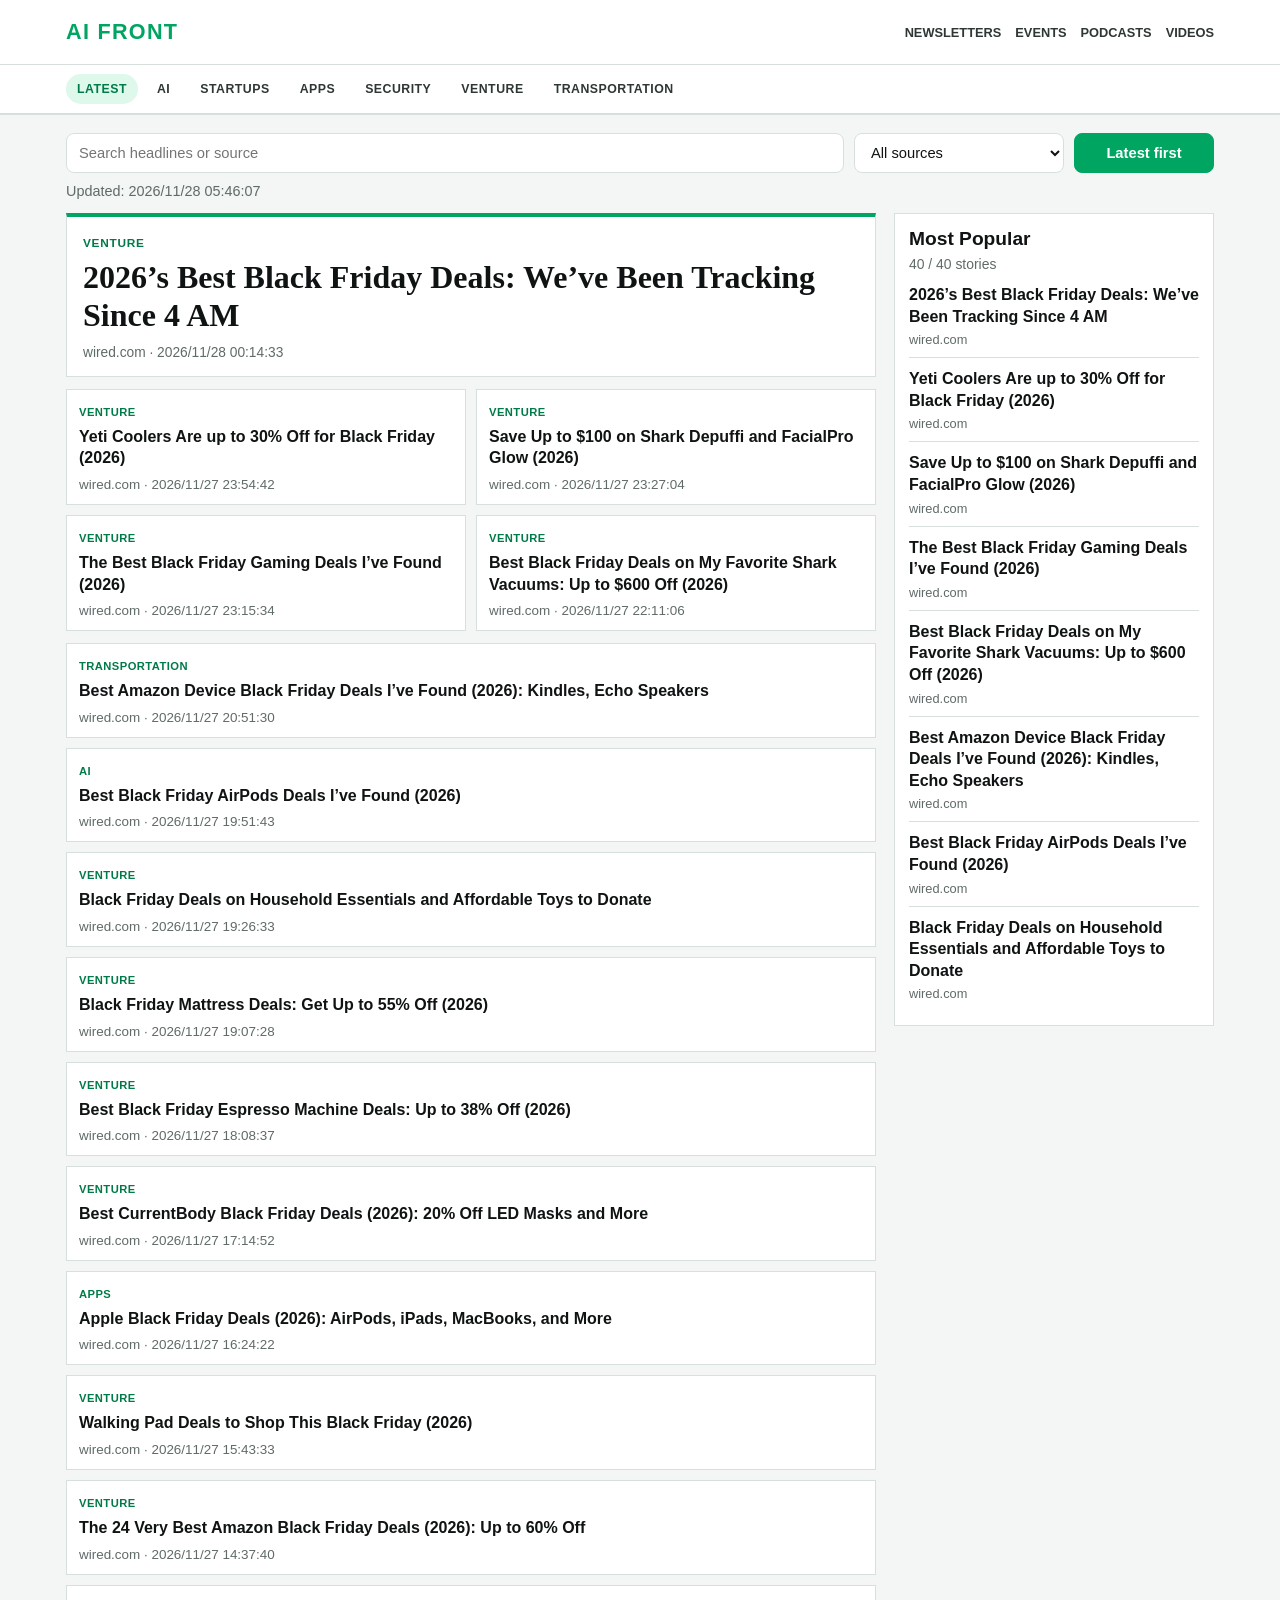
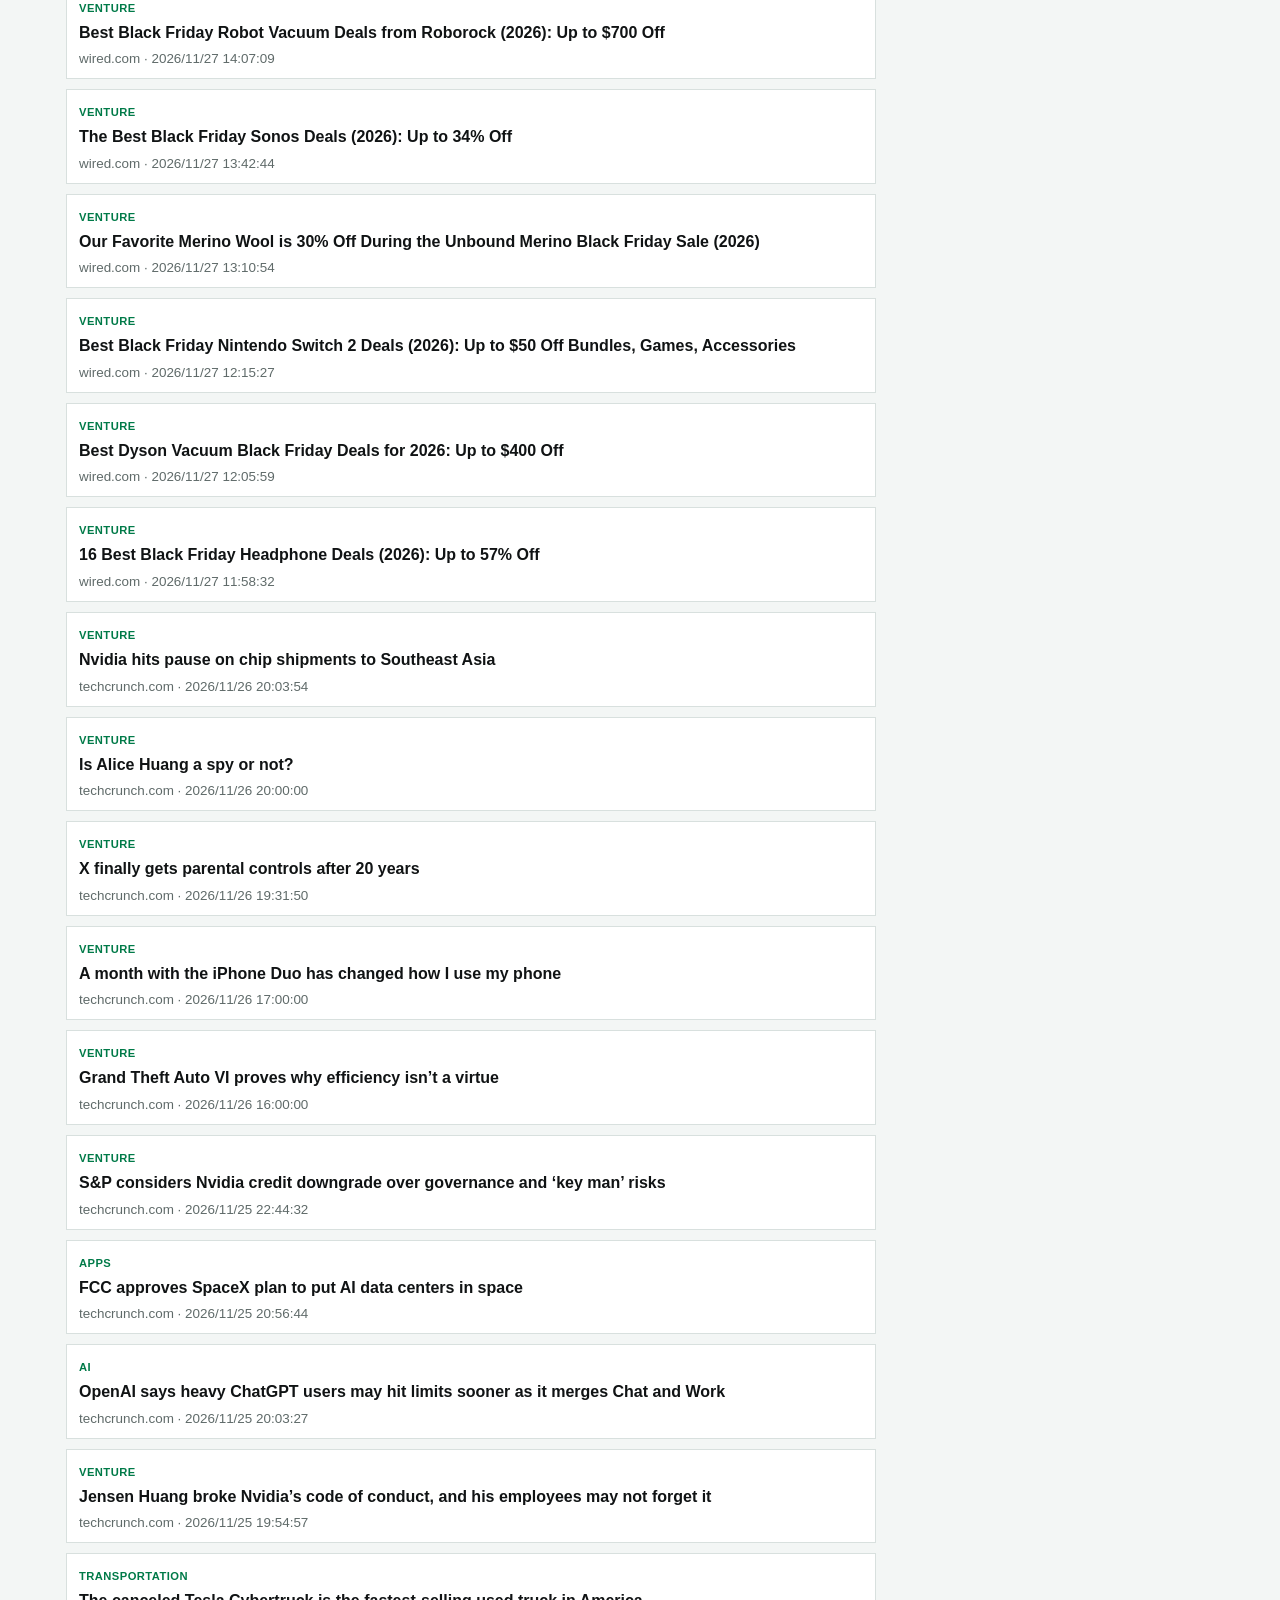
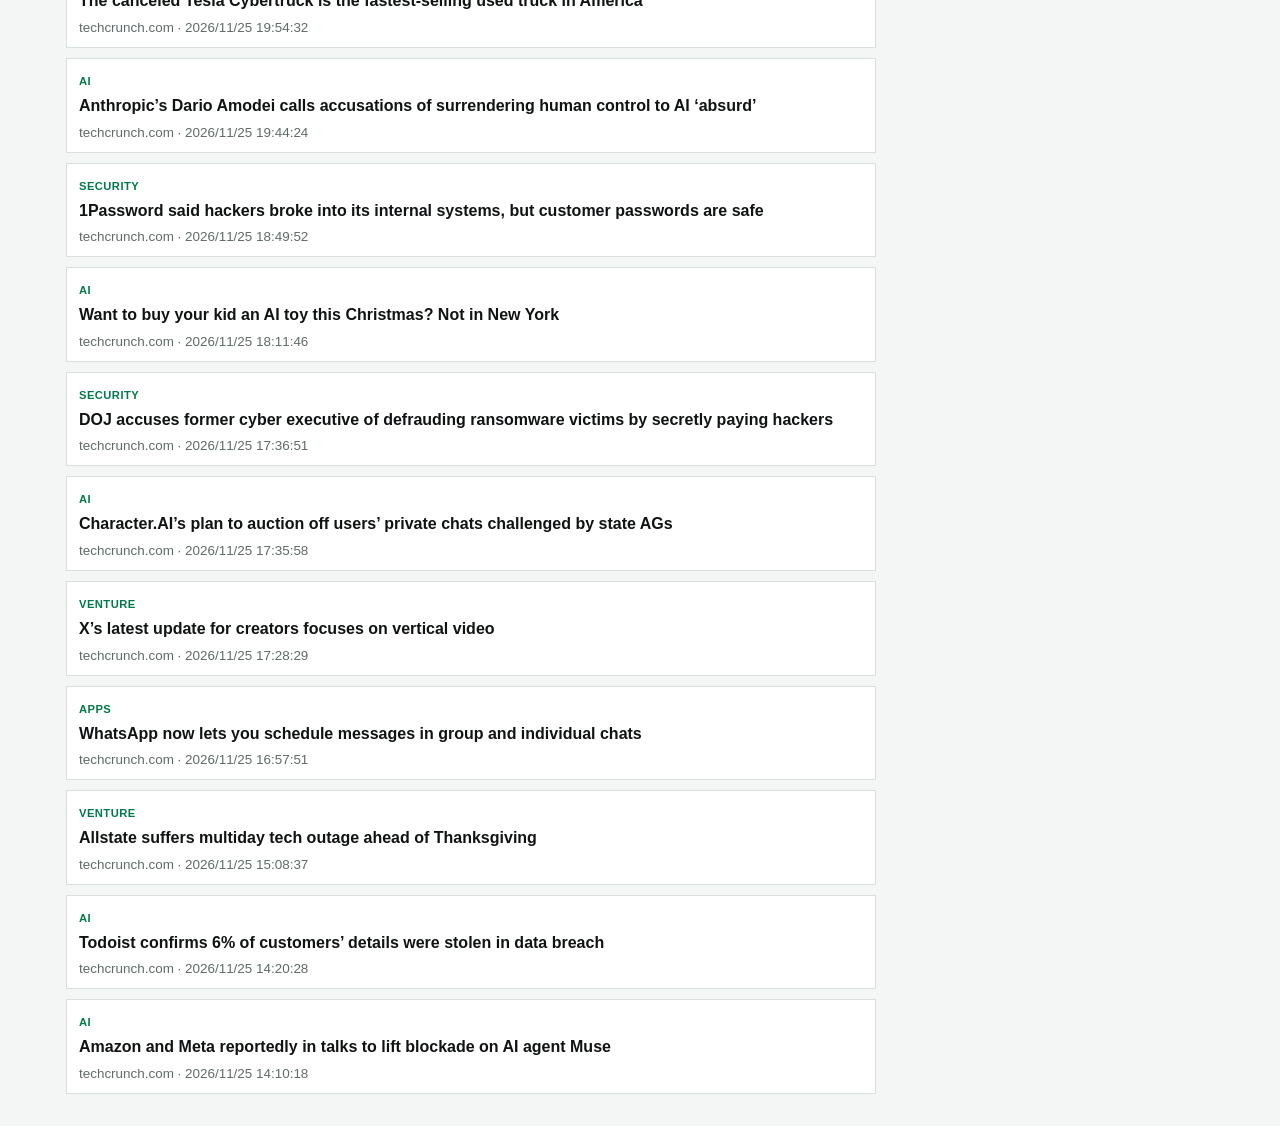
<file: site/index.html>
<!doctype html>
<html lang="zh-CN">
  <head>
    <meta charset="UTF-8" />
    <meta name="viewport" content="width=device-width, initial-scale=1.0" />
    <title>AI Front | Tech News</title>
    <link rel="stylesheet" href="styles.css" />
  </head>
  <body>
    <header class="topbar">
      <div class="wrap topbar-inner">
        <a class="brand" href="#">AI FRONT</a>
        <nav class="primary-nav" aria-label="主导航">
          <a href="#">Newsletters</a>
          <a href="#">Events</a>
          <a href="#">Podcasts</a>
          <a href="#">Videos</a>
        </nav>
      </div>
      <div class="topics-wrap">
        <nav id="topics-nav" class="topics-nav wrap" aria-label="Topics">
          <button class="topic-tab active" type="button" data-topic="all">Latest</button>
          <button class="topic-tab" type="button" data-topic="ai">AI</button>
          <button class="topic-tab" type="button" data-topic="startups">Startups</button>
          <button class="topic-tab" type="button" data-topic="apps">Apps</button>
          <button class="topic-tab" type="button" data-topic="security">Security</button>
          <button class="topic-tab" type="button" data-topic="venture">Venture</button>
          <button class="topic-tab" type="button" data-topic="transportation">Transportation</button>
        </nav>
      </div>
    </header>

    <main class="wrap page">
      <section class="controls" aria-label="新闻筛选">
        <input id="search-input" type="search" placeholder="Search headlines or source" autocomplete="off" />
        <select id="source-select">
          <option value="all">All sources</option>
        </select>
        <button id="sort-btn" type="button" data-sort="desc">Latest first</button>
      </section>

      <p id="last-updated" class="last-updated">Loading...</p>

      <section class="grid">
        <section class="main-column">
          <article id="lead-story" class="lead-story"></article>
          <ul id="secondary-list" class="secondary-list"></ul>
          <ul id="news-list" class="news-list"></ul>
        </section>

        <aside class="sidebar">
          <h2>Most Popular</h2>
          <p id="total-count" class="count">0 stories</p>
          <ol id="popular-list" class="popular-list"></ol>
        </aside>
      </section>
    </main>

    <script src="app.js"></script>
  </body>
</html>
</file>
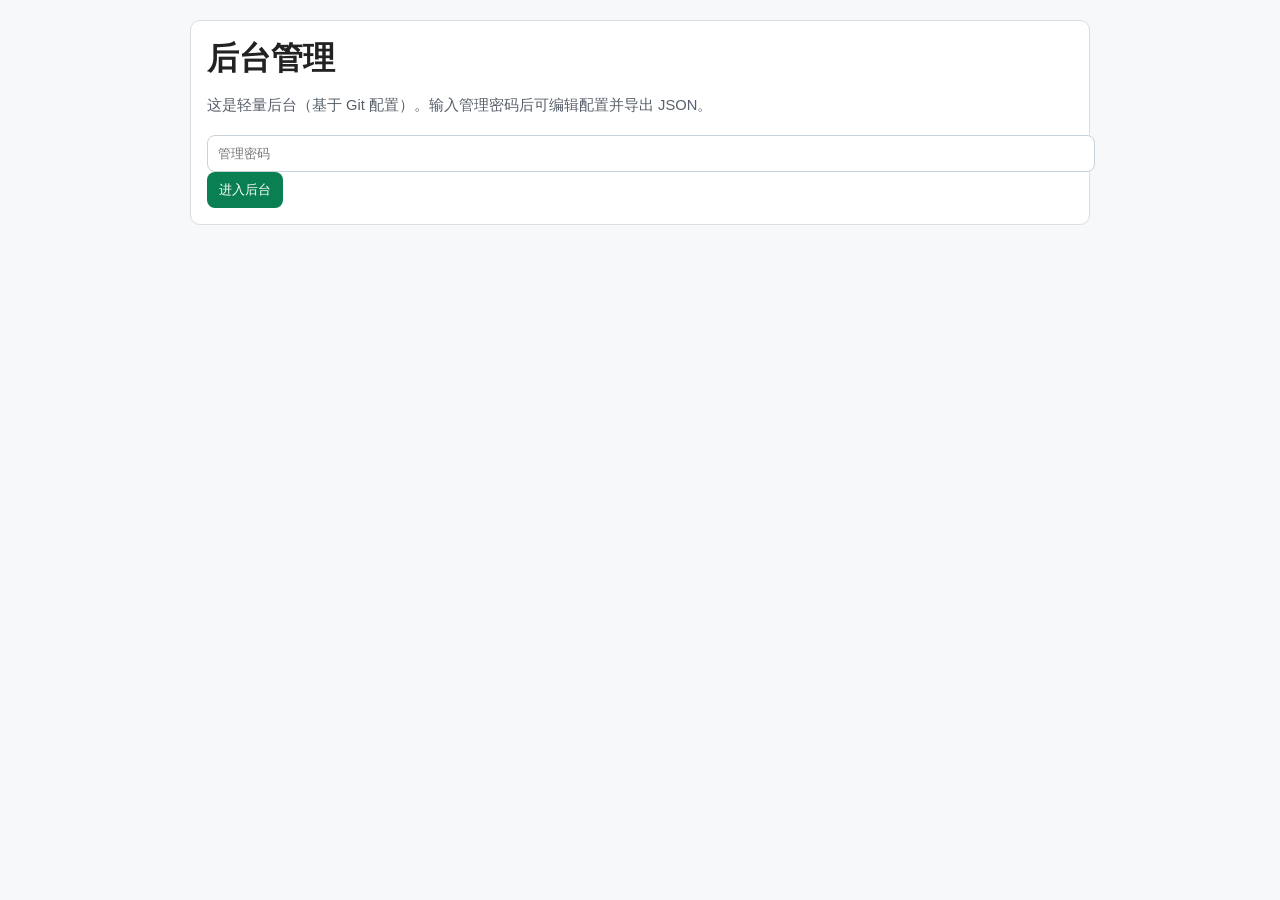
<file: site/admin.html>
<!doctype html>
<html lang="zh-CN">
  <head>
    <meta charset="UTF-8" />
    <meta name="viewport" content="width=device-width, initial-scale=1.0" />
    <title>AI Front Admin</title>
    <style>
      body { font-family: Arial, sans-serif; margin: 0; background: #f6f8fa; color: #222; }
      .wrap { max-width: 900px; margin: 0 auto; padding: 20px; }
      .card { background: #fff; border: 1px solid #d8dee4; border-radius: 10px; padding: 16px; margin-bottom: 14px; }
      h1 { margin: 0 0 8px; }
      h2 { margin: 0 0 10px; font-size: 1.05rem; }
      input, textarea { width: 100%; padding: 10px; border: 1px solid #c9d1d9; border-radius: 8px; margin-top: 6px; }
      textarea { min-height: 100px; resize: vertical; }
      button { border: 0; border-radius: 8px; padding: 9px 12px; margin-right: 8px; cursor: pointer; }
      .primary { background: #0a7f52; color: #fff; }
      .muted { background: #e9eef2; }
      .tip { color: #57606a; font-size: 0.92rem; }
      .hidden { display: none; }
      .row { display: grid; gap: 10px; grid-template-columns: 1fr 1fr; }
      @media (max-width: 720px) { .row { grid-template-columns: 1fr; } }
    </style>
  </head>
  <body>
    <div class="wrap">
      <div class="card" id="login-card">
        <h1>后台管理</h1>
        <p class="tip">这是轻量后台（基于 Git 配置）。输入管理密码后可编辑配置并导出 JSON。</p>
        <input id="pwd" type="password" placeholder="管理密码" />
        <button class="primary" id="login-btn">进入后台</button>
      </div>

      <div id="admin-panel" class="hidden">
        <div class="card">
          <h2>抓取配置</h2>
          <label>最大新闻条数
            <input id="max-items" type="number" min="1" />
          </label>
          <label>RSS 源（每行一个 URL）
            <textarea id="feeds"></textarea>
          </label>
          <label>黑名单关键词（每行一个）
            <textarea id="blacklist"></textarea>
          </label>
          <label>置顶链接（每行一个新闻 link）
            <textarea id="pinned"></textarea>
          </label>
          <div>
            <button class="primary" id="download-btn">下载 news_config.json</button>
            <button class="muted" id="copy-btn">复制 JSON</button>
          </div>
          <p class="tip">将导出的文件覆盖仓库里的 <code>site/news_config.json</code> 并提交，然后在 Actions 运行 Update AI News。</p>
        </div>

        <div class="card">
          <h2>快速操作命令</h2>
          <pre id="cmds" class="tip"></pre>
        </div>
      </div>
    </div>

    <script>
      const ADMIN_PASSWORD = "changeme-admin";
      const el = (id) => document.getElementById(id);

      function parseLines(text) {
        return text.split("\n").map((x) => x.trim()).filter(Boolean);
      }

      function buildConfig() {
        return {
          maxItems: Math.max(1, Number(el("max-items").value || 40)),
          feeds: parseLines(el("feeds").value),
          blacklistKeywords: parseLines(el("blacklist").value).map((x) => x.toLowerCase()),
          pinnedLinks: parseLines(el("pinned").value),
        };
      }

      function renderCmds() {
        el("cmds").textContent = [
          "python3 scripts/manage_config.py show",
          "python3 scripts/manage_config.py add-feed <rss-url>",
          "python3 scripts/manage_config.py add-blacklist <keyword>",
          "python3 scripts/manage_config.py pin <news-link>",
          "python3 scripts/fetch_news.py",
        ].join("\n");
      }

      async function loadConfigFrom(url) {
        const res = await fetch(url, { cache: "no-store" });
        const text = await res.text();
        if (!res.ok) throw new Error(`HTTP ${res.status} @ ${url}`);
        const trimmed = text.trim();
        if (!trimmed.startsWith("{")) throw new Error(`non-json response @ ${url}`);
        return JSON.parse(trimmed);
      }

      async function loadCurrentConfig() {
        const seg = location.pathname.split("/").filter(Boolean);
        const repo = seg.length > 0 ? seg[0] : "";
        const candidates = [
          "news_config.json",
          "./news_config.json",
          repo ? `/${repo}/news_config.json` : "/news_config.json",
          "../news_config.json",
        ];

        let cfg = null;
        let lastErr = null;
        for (const url of candidates) {
          try {
            cfg = await loadConfigFrom(url);
            break;
          } catch (e) {
            lastErr = e;
          }
        }
        if (!cfg) throw lastErr || new Error("failed to load config");

        el("max-items").value = cfg.maxItems || 40;
        el("feeds").value = (cfg.feeds || []).join("\n");
        el("blacklist").value = (cfg.blacklistKeywords || []).join("\n");
        el("pinned").value = (cfg.pinnedLinks || []).join("\n");
      }

      el("login-btn").addEventListener("click", async () => {
        if (el("pwd").value !== ADMIN_PASSWORD) {
          alert("密码错误");
          return;
        }
        el("login-card").classList.add("hidden");
        el("admin-panel").classList.remove("hidden");
        renderCmds();
        try {
          await loadCurrentConfig();
        } catch (e) {
          alert("读取当前配置失败，请手动填写。错误: " + e.message);
        }
      });

      el("download-btn").addEventListener("click", () => {
        const cfg = buildConfig();
        const blob = new Blob([JSON.stringify(cfg, null, 2) + "\n"], { type: "application/json" });
        const a = document.createElement("a");
        a.href = URL.createObjectURL(blob);
        a.download = "news_config.json";
        a.click();
      });

      el("copy-btn").addEventListener("click", async () => {
        const text = JSON.stringify(buildConfig(), null, 2);
        await navigator.clipboard.writeText(text);
        alert("已复制 JSON");
      });
    </script>
  </body>
</html>
</file>
<file: site/styles.css>
:root {
  --bg: #f3f6f5;
  --paper: #ffffff;
  --ink: #101314;
  --muted: #5f6a69;
  --line: #d8e0de;
  --brand: #00a562;
  --brand-deep: #007a48;
}

* {
  box-sizing: border-box;
}

body {
  margin: 0;
  color: var(--ink);
  background: var(--bg);
  font-family: "Helvetica Neue", "Arial Narrow", Arial, sans-serif;
}

.wrap {
  max-width: 1180px;
  margin: 0 auto;
  padding: 0 16px;
}

.topbar {
  background: #fff;
  border-bottom: 1px solid var(--line);
  position: sticky;
  top: 0;
  z-index: 20;
}

.topbar-inner {
  min-height: 64px;
  display: flex;
  align-items: center;
  justify-content: space-between;
  gap: 16px;
}

.brand {
  text-decoration: none;
  color: var(--brand);
  font-weight: 900;
  letter-spacing: 0.06em;
  font-size: 1.35rem;
}

.primary-nav {
  display: flex;
  gap: 14px;
  flex-wrap: wrap;
}

.primary-nav a {
  text-decoration: none;
  color: #2e3736;
  font-size: 0.8rem;
  text-transform: uppercase;
  font-weight: 800;
}

.primary-nav a:hover {
  color: var(--brand-deep);
}

.topics-wrap {
  border-top: 1px solid var(--line);
  border-bottom: 1px solid var(--line);
  background: #fff;
}

.topics-nav {
  min-height: 48px;
  display: flex;
  align-items: center;
  gap: 8px;
  overflow-x: auto;
  padding-top: 6px;
  padding-bottom: 6px;
}

.topic-tab {
  border: 0;
  border-radius: 999px;
  background: transparent;
  color: #2e3736;
  font-size: 0.77rem;
  text-transform: uppercase;
  letter-spacing: 0.04em;
  font-weight: 800;
  padding: 8px 11px;
  cursor: pointer;
  white-space: nowrap;
}

.topic-tab:hover {
  color: var(--brand-deep);
}

.topic-tab.active {
  background: #def8ec;
  color: var(--brand-deep);
}

.page {
  padding-top: 18px;
  padding-bottom: 32px;
}

.controls {
  display: grid;
  grid-template-columns: 1fr 210px 140px;
  gap: 10px;
}

.controls input,
.controls select,
.controls button {
  border: 1px solid var(--line);
  background: #fff;
  color: var(--ink);
  border-radius: 8px;
  padding: 10px 12px;
  font-size: 0.92rem;
}

.controls button {
  background: var(--brand);
  border-color: var(--brand);
  color: #fff;
  font-weight: 700;
  cursor: pointer;
}

.last-updated {
  color: var(--muted);
  margin: 10px 0 14px;
  font-size: 0.9rem;
}

.grid {
  display: grid;
  grid-template-columns: minmax(0, 1fr) 320px;
  gap: 18px;
}

.main-column {
  min-width: 0;
}

.lead-story {
  background: var(--paper);
  border: 1px solid var(--line);
  border-top: 4px solid var(--brand);
  padding: 16px;
}

.lead-story .category {
  color: var(--brand-deep);
  text-transform: uppercase;
  letter-spacing: 0.06em;
  font-size: 0.74rem;
  font-weight: 800;
}

.lead-story a {
  display: block;
  margin-top: 7px;
  color: var(--ink);
  text-decoration: none;
  font-family: Georgia, "Times New Roman", serif;
  font-size: clamp(1.4rem, 3.1vw, 2rem);
  line-height: 1.2;
  font-weight: 700;
}

.lead-story a:hover {
  color: var(--brand-deep);
}

.lead-story .meta {
  margin-top: 10px;
  font-size: 0.86rem;
  color: var(--muted);
}

.secondary-list,
.news-list,
.popular-list {
  list-style: none;
  margin: 12px 0 0;
  padding: 0;
}

.secondary-list {
  display: grid;
  grid-template-columns: 1fr 1fr;
  gap: 10px;
}

.secondary-list li,
.news-list li {
  background: var(--paper);
  border: 1px solid var(--line);
  padding: 12px;
}

.news-list li + li {
  margin-top: 10px;
}

.secondary-list .category,
.news-list .category {
  color: var(--brand-deep);
  text-transform: uppercase;
  letter-spacing: 0.04em;
  font-size: 0.7rem;
  font-weight: 800;
}

.secondary-list a,
.news-list a {
  text-decoration: none;
  color: var(--ink);
  display: block;
  margin-top: 6px;
  font-weight: 800;
  line-height: 1.35;
}

.news-list a:hover,
.secondary-list a:hover {
  color: var(--brand-deep);
}

.news-list .meta,
.secondary-list .meta {
  margin-top: 8px;
  color: var(--muted);
  font-size: 0.84rem;
}

.sidebar {
  background: #fff;
  border: 1px solid var(--line);
  padding: 14px;
  height: fit-content;
}

.sidebar h2 {
  margin: 0;
  font-size: 1.2rem;
  font-weight: 900;
}

.count {
  color: var(--muted);
  font-size: 0.87rem;
  margin: 6px 0 10px;
}

.popular-list li {
  border-top: 1px solid var(--line);
  padding: 10px 0;
}

.popular-list li:first-child {
  border-top: 0;
  padding-top: 0;
}

.popular-list a {
  text-decoration: none;
  color: var(--ink);
  font-weight: 700;
  line-height: 1.35;
}

.popular-list .meta {
  display: block;
  margin-top: 5px;
  color: var(--muted);
  font-size: 0.8rem;
}

@media (max-width: 980px) {
  .grid {
    grid-template-columns: 1fr;
  }

  .sidebar {
    order: -1;
  }
}

@media (max-width: 760px) {
  .controls {
    grid-template-columns: 1fr;
  }

  .secondary-list {
    grid-template-columns: 1fr;
  }

  .brand {
    font-size: 1.15rem;
  }

  .primary-nav {
    display: none;
  }
}
</file>
